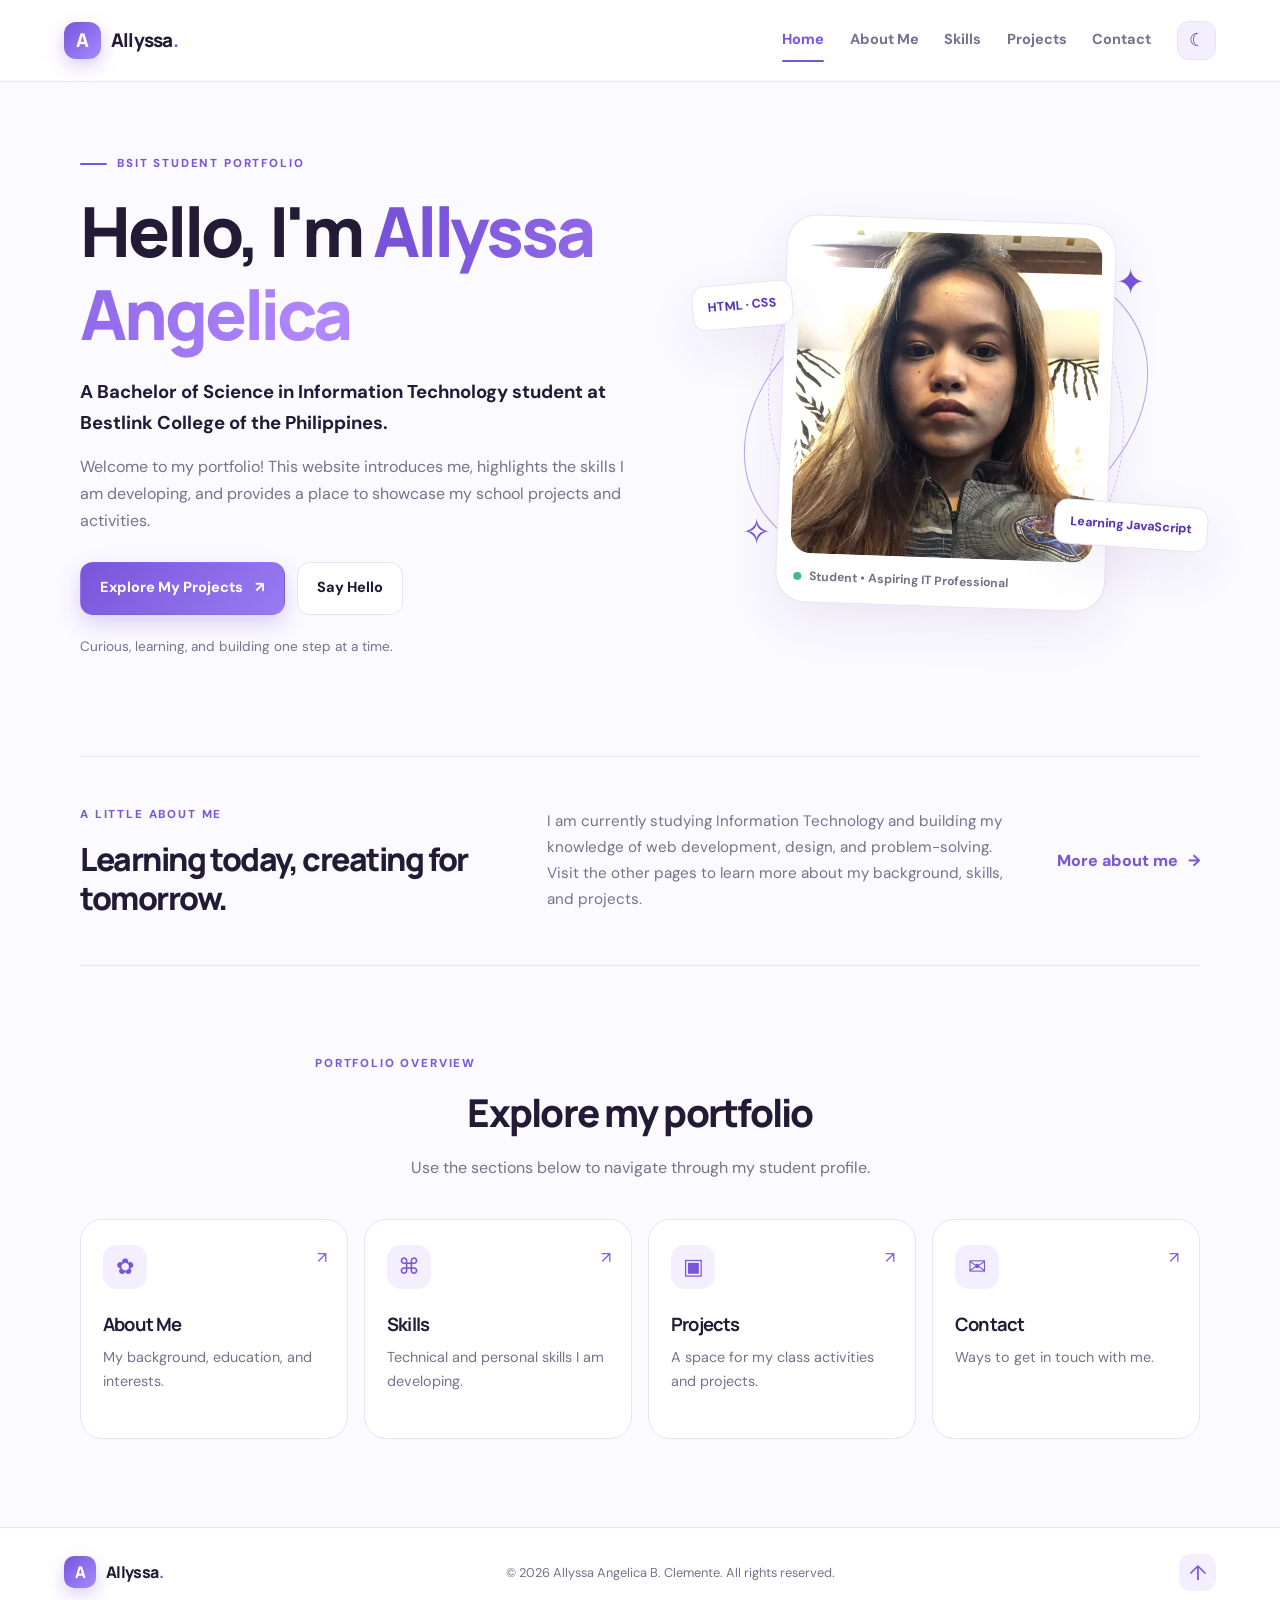
<file: index.html>
<!DOCTYPE html>
<html lang="en">
<head>
  <meta charset="UTF-8">
  <meta name="viewport" content="width=device-width, initial-scale=1.0">
  <meta name="description" content="Allyssa Angelica B. Clemente's student portfolio.">
  <title>Allyssa Clemente | Home</title>
  <link rel="stylesheet" href="style.css">
  <script src="script.js" defer></script>
</head>
<body>
  <header class="site-header">
    <a class="brand" href="index.html"><span class="brand-mark">A</span><span>Allyssa<span class="brand-dot">.</span></span></a>
    <button class="menu-toggle" type="button" aria-label="Toggle navigation" aria-expanded="false">☰</button>
    <nav class="main-nav" aria-label="Main navigation">
      <a class="active" href="index.html">Home</a><a href="about.html">About Me</a><a href="skills.html">Skills</a><a href="projects.html">Projects</a><a href="contact.html">Contact</a>
      <button class="theme-toggle" type="button" aria-label="Toggle dark mode" title="Toggle dark mode">☾</button>
    </nav>
  </header>
  <main>
    <section class="hero section-wrap">
      <div class="hero-copy">
        <p class="eyebrow"><span class="eyebrow-line"></span> BSIT STUDENT PORTFOLIO</p>
        <h1>Hello, I'm <span class="gradient-text">Allyssa Angelica</span></h1>
        <p class="hero-subtitle">A Bachelor of Science in Information Technology student at Bestlink College of the Philippines.</p>
        <p class="hero-description">Welcome to my portfolio! This website introduces me, highlights the skills I am developing, and provides a place to showcase my school projects and activities.</p>
        <div class="hero-actions">
          <a class="button button-primary" href="projects.html">Explore My Projects <span aria-hidden="true">↗</span></a>
          <button class="button button-secondary" id="welcome-button" type="button">Say Hello</button>
        </div>
        <p class="hero-note" id="welcome-message" aria-live="polite">Curious, learning, and building one step at a time.</p>
      </div>
      <div class="hero-art">
        <div class="orbit orbit-one"></div><div class="orbit orbit-two"></div>
        <div class="profile-frame">
          <img src="profile.jpg" alt="Replace this placeholder with your profile photo">
          <div class="profile-caption"><span class="status-dot"></span> Student • Aspiring IT Professional</div>
        </div>
        <span class="floating-tag tag-one">HTML · CSS</span><span class="floating-tag tag-two">Learning JavaScript</span>
        <span class="sparkle sparkle-one">✦</span><span class="sparkle sparkle-two">✧</span>
      </div>
    </section>
    <section class="quick-intro section-wrap">
      <div><p class="eyebrow">A LITTLE ABOUT ME</p><h2>Learning today, creating for tomorrow.</h2></div>
      <p>I am currently studying Information Technology and building my knowledge of web development, design, and problem-solving. Visit the other pages to learn more about my background, skills, and projects.</p>
      <a class="text-link" href="about.html">More about me <span>→</span></a>
    </section>
    <section class="feature-section section-wrap">
      <div class="section-heading"><p class="eyebrow">PORTFOLIO OVERVIEW</p><h2>Explore my portfolio</h2><p>Use the sections below to navigate through my student profile.</p></div>
      <div class="feature-grid">
        <a class="feature-card" href="about.html"><span class="feature-icon">✿</span><h3>About Me</h3><p>My background, education, and interests.</p><span class="card-arrow">↗</span></a>
        <a class="feature-card" href="skills.html"><span class="feature-icon">⌘</span><h3>Skills</h3><p>Technical and personal skills I am developing.</p><span class="card-arrow">↗</span></a>
        <a class="feature-card" href="projects.html"><span class="feature-icon">▣</span><h3>Projects</h3><p>A space for my class activities and projects.</p><span class="card-arrow">↗</span></a>
        <a class="feature-card" href="contact.html"><span class="feature-icon">✉</span><h3>Contact</h3><p>Ways to get in touch with me.</p><span class="card-arrow">↗</span></a>
      </div>
    </section>
  </main>
  <footer class="site-footer"><a class="brand footer-brand" href="index.html"><span class="brand-mark">A</span><span>Allyssa<span class="brand-dot">.</span></span></a><p>© <span class="current-year"></span> Allyssa Angelica B. Clemente. All rights reserved.</p><a href="#" class="back-top" aria-label="Back to top">↑</a></footer>
</body>
</html>
</file>
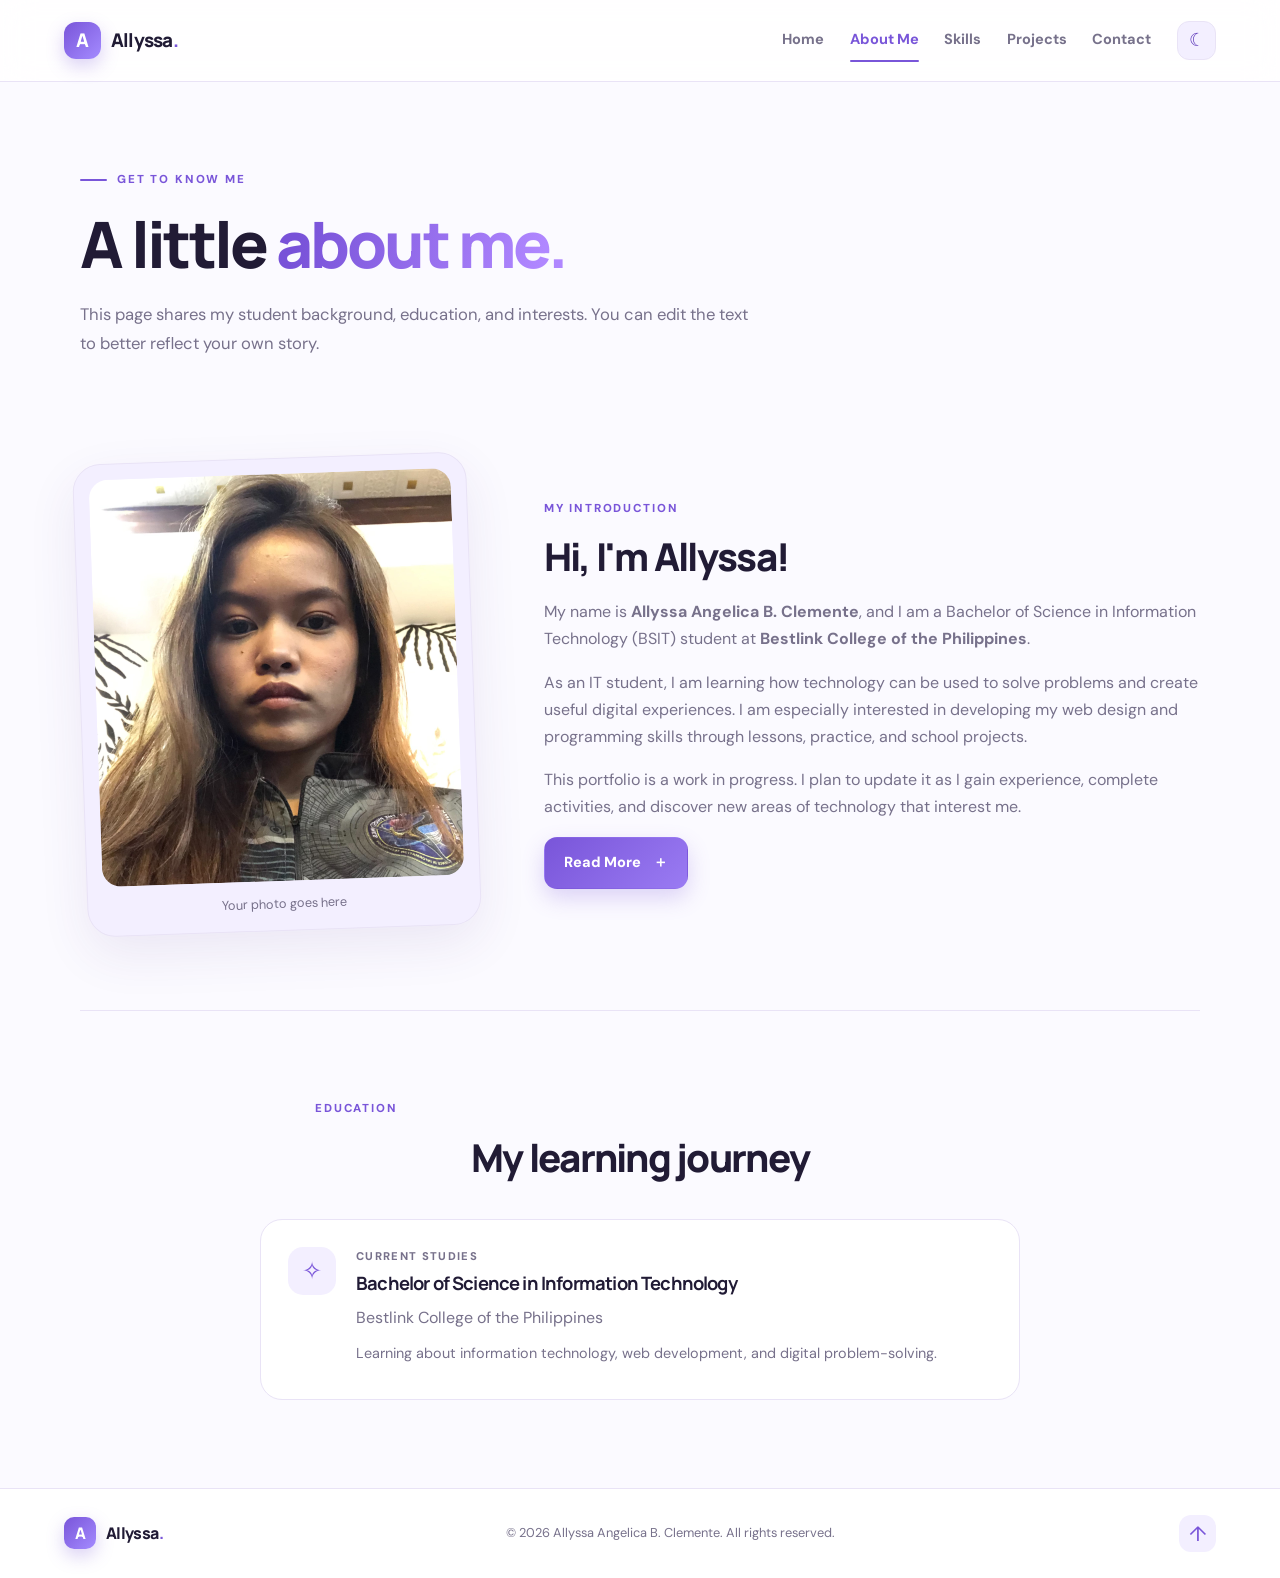
<file: about.html>
<!DOCTYPE html>
<html lang="en">
<head><meta charset="UTF-8"><meta name="viewport" content="width=device-width, initial-scale=1.0"><meta name="description" content="About Allyssa Angelica B. Clemente."><title>About Me | Allyssa Clemente</title><link rel="stylesheet" href="style.css"><script src="script.js" defer></script></head>
<body>
<header class="site-header"><a class="brand" href="index.html"><span class="brand-mark">A</span><span>Allyssa<span class="brand-dot">.</span></span></a><button class="menu-toggle" type="button" aria-label="Toggle navigation" aria-expanded="false">☰</button><nav class="main-nav" aria-label="Main navigation"><a href="index.html">Home</a><a class="active" href="about.html">About Me</a><a href="skills.html">Skills</a><a href="projects.html">Projects</a><a href="contact.html">Contact</a><button class="theme-toggle" type="button" aria-label="Toggle dark mode" title="Toggle dark mode">☾</button></nav></header>
<main>
<section class="page-hero section-wrap"><p class="eyebrow"><span class="eyebrow-line"></span> GET TO KNOW ME</p><h1>A little <span class="gradient-text">about me.</span></h1><p>This page shares my student background, education, and interests. You can edit the text to better reflect your own story.</p></section>
<section class="about-layout section-wrap">
  <div class="about-photo"><img src="profile.jpg" alt="Profile photo placeholder"><span class="photo-label">Your photo goes here</span></div>
  <div class="about-content"><p class="eyebrow">MY INTRODUCTION</p><h2>Hi, I'm Allyssa!</h2><p>My name is <strong>Allyssa Angelica B. Clemente</strong>, and I am a Bachelor of Science in Information Technology (BSIT) student at <strong>Bestlink College of the Philippines</strong>.</p><p>As an IT student, I am learning how technology can be used to solve problems and create useful digital experiences. I am especially interested in developing my web design and programming skills through lessons, practice, and school projects.</p><p>This portfolio is a work in progress. I plan to update it as I gain experience, complete activities, and discover new areas of technology that interest me.</p><button class="button button-primary" id="read-more-button" type="button" aria-expanded="false" aria-controls="extra-about">Read More <span aria-hidden="true">＋</span></button><div class="extra-content" id="extra-about" hidden><p><strong>My goal:</strong> continue improving my technical knowledge, become more confident in creating websites, and apply what I learn to practical projects.</p><p><strong>My interests:</strong> technology, web design, learning new digital tools, and creative problem-solving. Edit this list to match your personal interests.</p></div></div>
</section>
<section class="education-section section-wrap"><div class="section-heading"><p class="eyebrow">EDUCATION</p><h2>My learning journey</h2></div><article class="timeline-card"><span class="timeline-icon">✧</span><div><p class="timeline-date">CURRENT STUDIES</p><h3>Bachelor of Science in Information Technology</h3><p>Bestlink College of the Philippines</p><p class="muted">Learning about information technology, web development, and digital problem-solving.</p></div></article></section>
</main>
<footer class="site-footer"><a class="brand footer-brand" href="index.html"><span class="brand-mark">A</span><span>Allyssa<span class="brand-dot">.</span></span></a><p>© <span class="current-year"></span> Allyssa Angelica B. Clemente. All rights reserved.</p><a href="#" class="back-top" aria-label="Back to top">↑</a></footer>
</body></html>
</file>
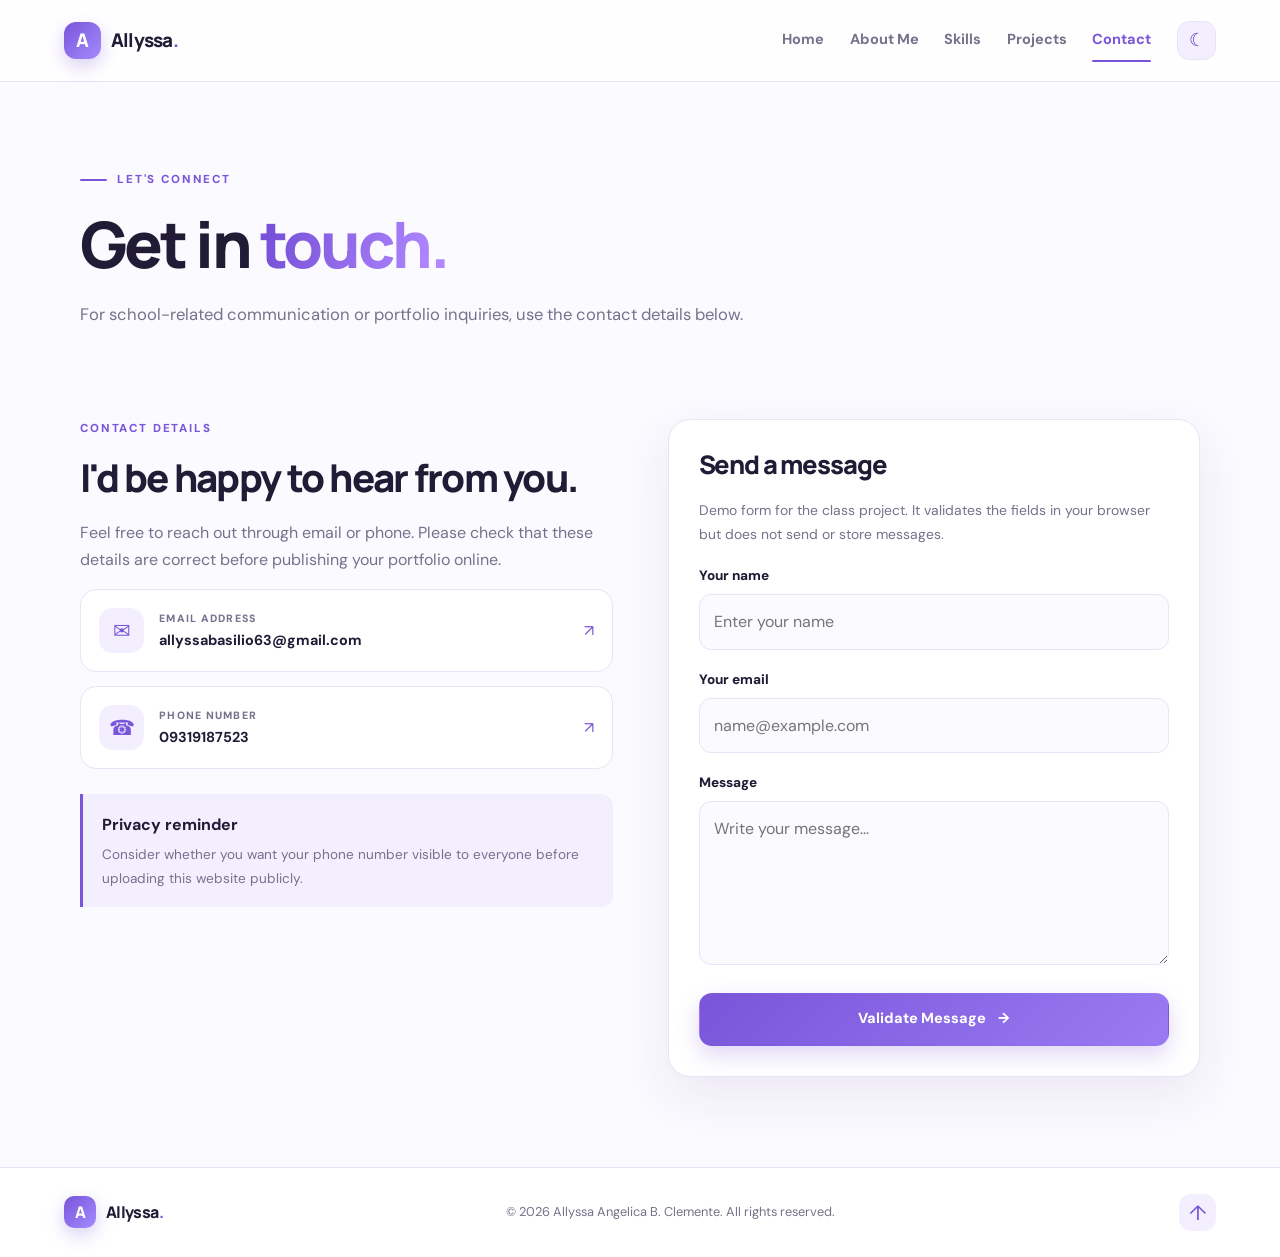
<file: contact.html>
<!DOCTYPE html>
<html lang="en">
<head><meta charset="UTF-8"><meta name="viewport" content="width=device-width, initial-scale=1.0"><meta name="description" content="Contact information for Allyssa Clemente."><title>Contact | Allyssa Clemente</title><link rel="stylesheet" href="style.css"><script src="script.js" defer></script></head>
<body>
<header class="site-header"><a class="brand" href="index.html"><span class="brand-mark">A</span><span>Allyssa<span class="brand-dot">.</span></span></a><button class="menu-toggle" type="button" aria-label="Toggle navigation" aria-expanded="false">☰</button><nav class="main-nav" aria-label="Main navigation"><a href="index.html">Home</a><a href="about.html">About Me</a><a href="skills.html">Skills</a><a href="projects.html">Projects</a><a class="active" href="contact.html">Contact</a><button class="theme-toggle" type="button" aria-label="Toggle dark mode" title="Toggle dark mode">☾</button></nav></header>
<main>
<section class="page-hero section-wrap"><p class="eyebrow"><span class="eyebrow-line"></span> LET'S CONNECT</p><h1>Get in <span class="gradient-text">touch.</span></h1><p>For school-related communication or portfolio inquiries, use the contact details below.</p></section>
<section class="section-wrap contact-layout">
<div class="contact-copy"><p class="eyebrow">CONTACT DETAILS</p><h2>I'd be happy to hear from you.</h2><p>Feel free to reach out through email or phone. Please check that these details are correct before publishing your portfolio online.</p>
<a class="contact-method" href="mailto:allyssabasilio63@gmail.com"><span class="contact-icon">✉</span><span><small>EMAIL ADDRESS</small><strong>allyssabasilio63@gmail.com</strong></span><span class="contact-arrow">↗</span></a>
<a class="contact-method" href="tel:09319187523"><span class="contact-icon">☎</span><span><small>PHONE NUMBER</small><strong>09319187523</strong></span><span class="contact-arrow">↗</span></a>
<div class="contact-tip"><strong>Privacy reminder</strong><p>Consider whether you want your phone number visible to everyone before uploading this website publicly.</p></div>
</div>
<form class="contact-form" id="contact-form"><h2>Send a message</h2><p class="muted">Demo form for the class project. It validates the fields in your browser but does not send or store messages.</p>
<label for="sender-name">Your name</label><input id="sender-name" name="sender-name" type="text" placeholder="Enter your name" required>
<label for="sender-email">Your email</label><input id="sender-email" name="sender-email" type="email" placeholder="name@example.com" required>
<label for="sender-message">Message</label><textarea id="sender-message" name="sender-message" rows="5" placeholder="Write your message..." required></textarea>
<button class="button button-primary form-submit" type="submit">Validate Message <span aria-hidden="true">→</span></button><p id="form-status" class="form-status" role="status" aria-live="polite"></p>
</form>
</section>
</main>
<footer class="site-footer"><a class="brand footer-brand" href="index.html"><span class="brand-mark">A</span><span>Allyssa<span class="brand-dot">.</span></span></a><p>© <span class="current-year"></span> Allyssa Angelica B. Clemente. All rights reserved.</p><a href="#" class="back-top" aria-label="Back to top">↑</a></footer>
</body></html>
</file>
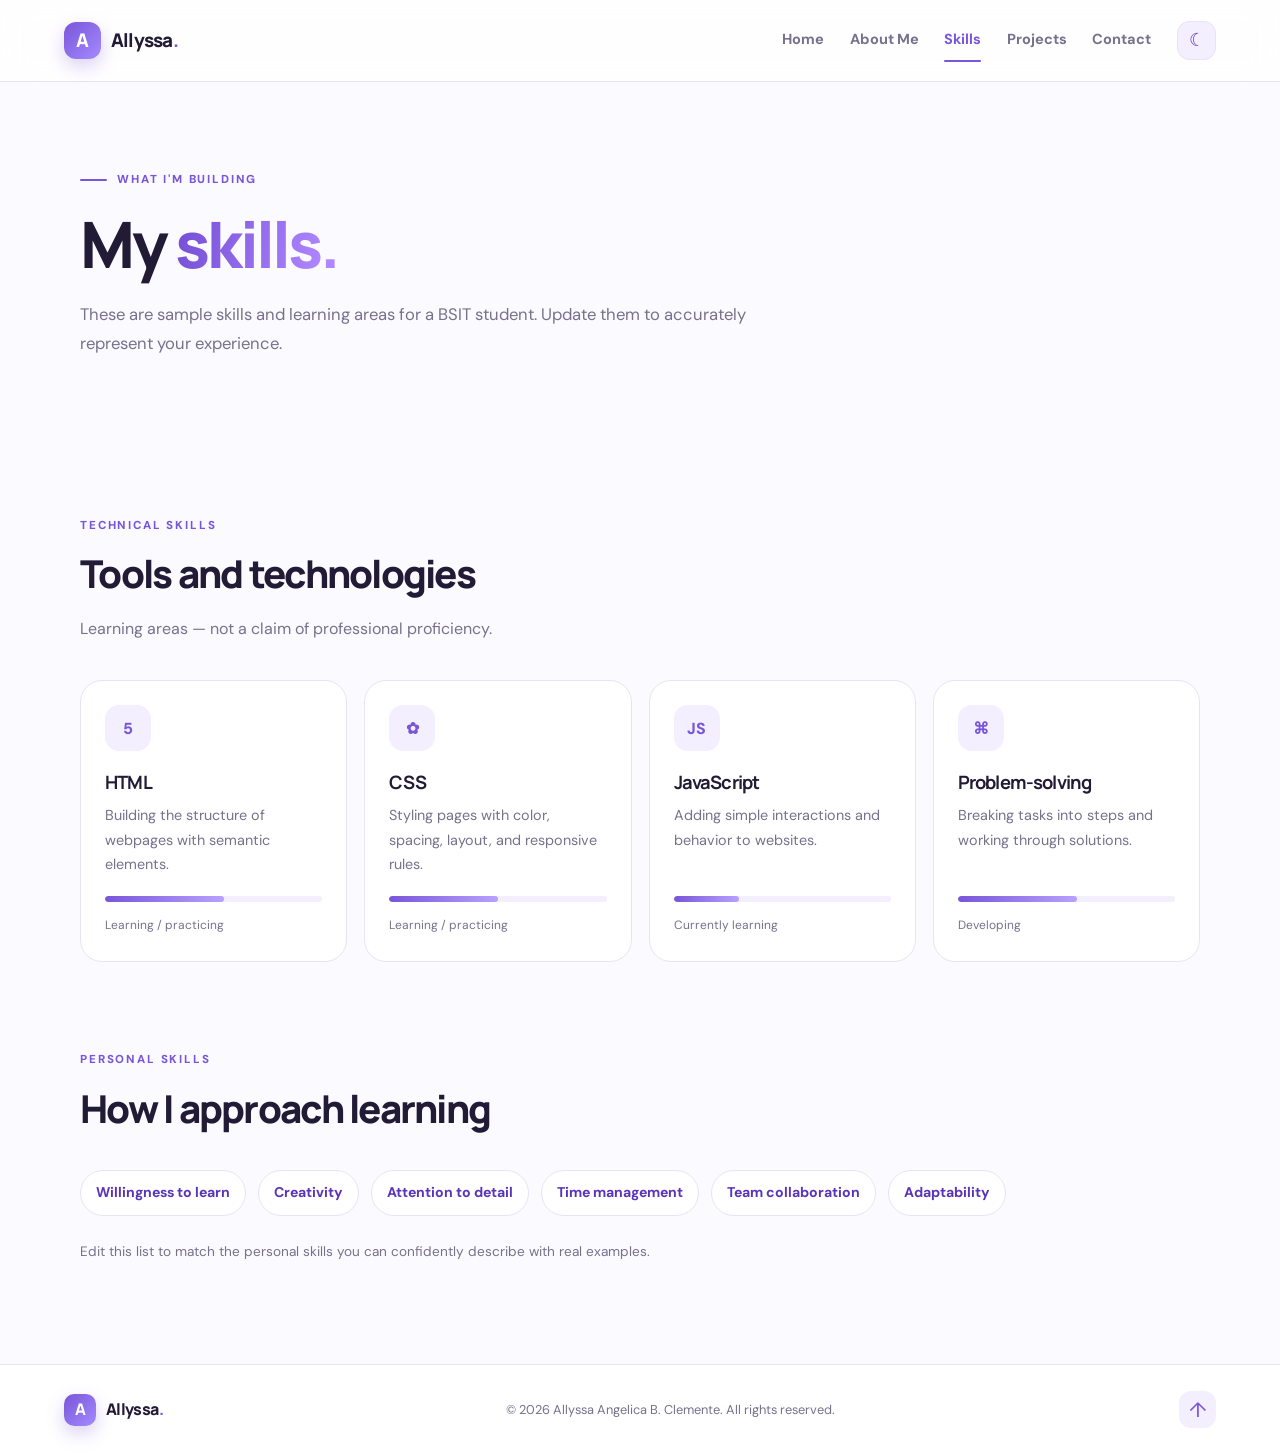
<file: skills.html>
<!DOCTYPE html>
<html lang="en">
<head><meta charset="UTF-8"><meta name="viewport" content="width=device-width, initial-scale=1.0"><meta name="description" content="Skills and learning goals of Allyssa Clemente."><title>Skills | Allyssa Clemente</title><link rel="stylesheet" href="style.css"><script src="script.js" defer></script></head>
<body>
<header class="site-header"><a class="brand" href="index.html"><span class="brand-mark">A</span><span>Allyssa<span class="brand-dot">.</span></span></a><button class="menu-toggle" type="button" aria-label="Toggle navigation" aria-expanded="false">☰</button><nav class="main-nav" aria-label="Main navigation"><a href="index.html">Home</a><a href="about.html">About Me</a><a class="active" href="skills.html">Skills</a><a href="projects.html">Projects</a><a href="contact.html">Contact</a><button class="theme-toggle" type="button" aria-label="Toggle dark mode" title="Toggle dark mode">☾</button></nav></header>
<main>
<section class="page-hero section-wrap"><p class="eyebrow"><span class="eyebrow-line"></span> WHAT I'M BUILDING</p><h1>My <span class="gradient-text">skills.</span></h1><p>These are sample skills and learning areas for a BSIT student. Update them to accurately represent your experience.</p></section>
<section class="section-wrap skills-section"><div class="section-heading align-left"><p class="eyebrow">TECHNICAL SKILLS</p><h2>Tools and technologies</h2><p class="muted">Learning areas — not a claim of professional proficiency.</p></div><div class="skills-grid">
<article class="skill-card"><span class="skill-icon html-icon">5</span><h3>HTML</h3><p>Building the structure of webpages with semantic elements.</p><div class="skill-level"><span class="level-55"></span></div><small>Learning / practicing</small></article>
<article class="skill-card"><span class="skill-icon css-icon">✿</span><h3>CSS</h3><p>Styling pages with color, spacing, layout, and responsive rules.</p><div class="skill-level"><span class="level-50"></span></div><small>Learning / practicing</small></article>
<article class="skill-card"><span class="skill-icon js-icon">JS</span><h3>JavaScript</h3><p>Adding simple interactions and behavior to websites.</p><div class="skill-level"><span class="level-30"></span></div><small>Currently learning</small></article>
<article class="skill-card"><span class="skill-icon problem-icon">⌘</span><h3>Problem-solving</h3><p>Breaking tasks into steps and working through solutions.</p><div class="skill-level"><span class="level-55"></span></div><small>Developing</small></article>
</div></section>
<section class="soft-skills section-wrap"><div class="section-heading align-left"><p class="eyebrow">PERSONAL SKILLS</p><h2>How I approach learning</h2></div><div class="tag-list"><span>Willingness to learn</span><span>Creativity</span><span>Attention to detail</span><span>Time management</span><span>Team collaboration</span><span>Adaptability</span></div><p class="small-note">Edit this list to match the personal skills you can confidently describe with real examples.</p></section>
</main>
<footer class="site-footer"><a class="brand footer-brand" href="index.html"><span class="brand-mark">A</span><span>Allyssa<span class="brand-dot">.</span></span></a><p>© <span class="current-year"></span> Allyssa Angelica B. Clemente. All rights reserved.</p><a href="#" class="back-top" aria-label="Back to top">↑</a></footer>
</body></html>
</file>
<file: style.css>
@import url('https://fonts.googleapis.com/css2?family=DM+Sans:wght@400;500;600;700&family=Manrope:wght@400;500;600;700;800&display=swap');

:root {
  --bg: #fbfaff;
  --surface: #ffffff;
  --surface-soft: #f3efff;
  --text: #211b35;
  --muted: #77718b;
  --primary: #7955d9;
  --primary-dark: #5934b8;
  --primary-light: #b7a1ff;
  --border: #e9e3f6;
  --shadow: 0 18px 50px rgba(74, 49, 133, .09);
  --radius: 22px;
}
* { box-sizing: border-box; }
html { scroll-behavior: smooth; }
body { margin: 0; font-family: 'DM Sans', sans-serif; color: var(--text); background: var(--bg); line-height: 1.7; transition: background .25s ease, color .25s ease; }
img { max-width: 100%; display: block; }
a { color: inherit; text-decoration: none; }
button, input, textarea { font: inherit; }
button, a { -webkit-tap-highlight-color: transparent; }
button { cursor: pointer; }
.site-header { min-height: 82px; padding: 16px max(5vw, 22px); display: flex; align-items: center; justify-content: space-between; gap: 28px; background: rgba(255,255,255,.82); border-bottom: 1px solid var(--border); position: sticky; top: 0; z-index: 20; backdrop-filter: blur(16px); }
.brand { display: inline-flex; align-items: center; gap: 10px; font-family: 'Manrope', sans-serif; font-size: 1.18rem; font-weight: 800; letter-spacing: -.04em; white-space: nowrap; }
.brand-mark { width: 37px; height: 37px; display: grid; place-items: center; border-radius: 12px; color: white; background: linear-gradient(135deg, var(--primary), #a48bff); box-shadow: 0 7px 18px rgba(121,85,217,.28); }
.brand-dot { color: var(--primary); }
.main-nav { display: flex; align-items: center; gap: clamp(12px, 2vw, 28px); }
.main-nav > a { font-size: .91rem; color: var(--muted); font-weight: 700; position: relative; transition: color .2s ease; }
.main-nav > a:hover, .main-nav > a.active { color: var(--primary); }
.main-nav > a.active::after { content: ''; position: absolute; left: 0; right: 0; bottom: -9px; height: 2px; background: var(--primary); border-radius: 2px; }
.theme-toggle, .menu-toggle { border: 1px solid var(--border); background: var(--surface-soft); color: var(--primary-dark); width: 39px; height: 39px; border-radius: 12px; font-size: 1.15rem; transition: transform .2s ease, background .2s ease; }
.theme-toggle:hover, .menu-toggle:hover { transform: translateY(-2px); }
.menu-toggle { display: none; }
.section-wrap { width: min(1120px, 90%); margin-inline: auto; }
.hero { min-height: 620px; padding-block: 72px 84px; display: grid; grid-template-columns: 1.05fr .95fr; align-items: center; gap: 50px; }
.eyebrow { display: flex; align-items: center; gap: 10px; color: var(--primary); font-size: .72rem; font-weight: 800; letter-spacing: .16em; margin: 0 0 16px; }
.eyebrow-line { display: inline-block; width: 27px; height: 2px; background: var(--primary); border-radius: 4px; }
h1, h2, h3, p { margin-top: 0; }
h1, h2, h3 { font-family: 'Manrope', sans-serif; letter-spacing: -.045em; line-height: 1.2; }
h1 { font-size: clamp(2.65rem, 5.4vw, 4.7rem); margin-bottom: 22px; font-weight: 800; }
h2 { font-size: clamp(1.7rem, 3vw, 2.5rem); margin-bottom: 18px; font-weight: 800; }
h3 { font-size: 1.15rem; margin-bottom: 10px; }
.gradient-text { color: var(--primary); background: linear-gradient(105deg, #7852d8 10%, #b087ff 90%); -webkit-background-clip: text; background-clip: text; -webkit-text-fill-color: transparent; }
.hero-subtitle { font-size: 1.16rem; line-height: 1.65; font-weight: 700; max-width: 550px; margin-bottom: 14px; }
.hero-description, .page-hero > p:last-child { color: var(--muted); max-width: 580px; }
.hero-actions { display: flex; flex-wrap: wrap; gap: 12px; margin-top: 28px; }
.button { display: inline-flex; align-items: center; justify-content: center; gap: 12px; border: 1px solid transparent; border-radius: 13px; padding: 13px 19px; font-weight: 800; font-size: .91rem; transition: transform .2s ease, box-shadow .2s ease, background .2s ease; }
.button:hover { transform: translateY(-3px); }
.button-primary { background: linear-gradient(135deg, var(--primary), #9a7bf3); color: #fff; box-shadow: 0 9px 22px rgba(121,85,217,.24); }
.button-primary:hover { box-shadow: 0 14px 27px rgba(121,85,217,.33); }
.button-secondary { background: var(--surface); color: var(--text); border-color: var(--border); }
.button-success { background: #2e8d68; color: white; }
.hero-note { margin-top: 20px; color: var(--muted); font-size: .85rem; }
.hero-art { min-height: 420px; display: grid; place-items: center; position: relative; }
.profile-frame { width: min(330px, 78%); padding: 13px; background: var(--surface); border: 1px solid var(--border); border-radius: 30px; transform: rotate(2deg); box-shadow: var(--shadow); z-index: 2; }
.profile-frame img { width: 100%; aspect-ratio: 4/4.3; object-fit: cover; border-radius: 21px; background: var(--surface-soft); }
.profile-caption { display: flex; align-items: center; gap: 8px; padding: 13px 4px 2px; font-size: .76rem; color: var(--muted); font-weight: 700; }
.status-dot { width: 8px; height: 8px; border-radius: 50%; background: #42bb8b; }
.orbit { position: absolute; border: 1px solid var(--primary-light); border-radius: 50%; transform: rotate(-22deg); }
.orbit-one { width: 420px; height: 290px; }
.orbit-two { width: 350px; height: 390px; border-style: dashed; opacity: .6; }
.floating-tag { position: absolute; z-index: 3; padding: 11px 15px; background: var(--surface); border: 1px solid var(--border); border-radius: 13px; box-shadow: var(--shadow); color: var(--primary-dark); font-size: .78rem; font-weight: 800; }
.tag-one { top: 80px; left: 0; transform: rotate(-5deg); }
.tag-two { right: -8px; bottom: 75px; transform: rotate(4deg); }
.sparkle { position: absolute; color: var(--primary); font-size: 2.2rem; }
.sparkle-one { top: 50px; right: 55px; }.sparkle-two { bottom: 60px; left: 50px; }
.quick-intro { display: grid; grid-template-columns: 1fr 1.1fr auto; align-items: center; gap: 35px; padding-block: 48px; border-top: 1px solid var(--border); border-bottom: 1px solid var(--border); }
.quick-intro h2 { font-size: clamp(1.5rem, 2.6vw, 2rem); margin-bottom: 0; }
.quick-intro > p { color: var(--muted); margin-bottom: 0; font-size: .95rem; }
.text-link { color: var(--primary); font-weight: 800; white-space: nowrap; }
.text-link span { margin-left: 6px; transition: margin .2s ease; }.text-link:hover span { margin-left: 12px; }
.feature-section, .skills-section, .projects-section, .soft-skills, .education-section { padding-block: 88px; }
.section-heading { text-align: center; max-width: 650px; margin: 0 auto 38px; }
.section-heading p:last-child { color: var(--muted); }
.feature-grid { display: grid; grid-template-columns: repeat(4, 1fr); gap: 16px; }
.feature-card { background: var(--surface); border: 1px solid var(--border); border-radius: var(--radius); padding: 25px 22px; position: relative; min-height: 220px; transition: transform .25s ease, box-shadow .25s ease, border-color .25s ease; }
.feature-card:hover, .skill-card:hover, .project-card:hover { transform: translateY(-6px); box-shadow: var(--shadow); border-color: var(--primary-light); }
.feature-icon { width: 44px; height: 44px; display: grid; place-items: center; border-radius: 14px; background: var(--surface-soft); color: var(--primary); font-size: 1.4rem; margin-bottom: 24px; }
.feature-card p { color: var(--muted); font-size: .9rem; margin-bottom: 0; }.card-arrow { position: absolute; right: 20px; top: 24px; color: var(--primary); }
.page-hero { padding-block: 88px 54px; }
.page-hero h1 { font-size: clamp(2.8rem, 5vw, 4.3rem); margin-bottom: 18px; }
.page-hero > p:last-child { max-width: 680px; font-size: 1.04rem; }
.about-layout { display: grid; grid-template-columns: .75fr 1.25fr; gap: 70px; align-items: center; padding-block: 30px 80px; }
.about-photo { position: relative; background: var(--surface-soft); border: 1px solid var(--border); border-radius: 28px; padding: 15px; transform: rotate(-2deg); box-shadow: var(--shadow); }
.about-photo img { border-radius: 19px; width: 100%; aspect-ratio: 4/4.5; object-fit: cover; }
.photo-label { display: block; padding: 12px 5px 0; font-size: .8rem; color: var(--muted); text-align: center; }
.about-content > p:not(.eyebrow) { color: var(--muted); }
.extra-content { margin-top: 18px; padding: 18px; background: var(--surface-soft); border-radius: 15px; }
.extra-content p:last-child { margin-bottom: 0; }
[hidden] { display: none !important; }
.education-section { border-top: 1px solid var(--border); }
.timeline-card { display: flex; align-items: flex-start; gap: 20px; max-width: 760px; margin: auto; padding: 27px; background: var(--surface); border: 1px solid var(--border); border-radius: var(--radius); }
.timeline-icon { display: grid; place-items: center; width: 48px; height: 48px; flex-shrink: 0; background: var(--surface-soft); color: var(--primary); border-radius: 15px; font-size: 1.5rem; }
.timeline-date, .project-type { color: var(--primary); font-size: .7rem; letter-spacing: .12em; font-weight: 800; margin-bottom: 8px; }
.timeline-card p { color: var(--muted); margin-bottom: 6px; }.timeline-card .muted { font-size: .9rem; margin-top: 10px; }
.align-left { text-align: left; margin-left: 0; }
.skills-grid { display: grid; grid-template-columns: repeat(4, 1fr); gap: 17px; }
.skill-card { background: var(--surface); border: 1px solid var(--border); border-radius: var(--radius); padding: 24px; transition: transform .25s ease, box-shadow .25s ease; }
.skill-icon { width: 46px; height: 46px; display: grid; place-items: center; border-radius: 14px; margin-bottom: 20px; background: var(--surface-soft); color: var(--primary); font-weight: 800; }
.skill-card p { font-size: .9rem; color: var(--muted); min-height: 78px; }
.skill-level { height: 6px; border-radius: 10px; background: var(--surface-soft); overflow: hidden; margin-bottom: 8px; }.skill-level span { display: block; height: 100%; border-radius: inherit; background: linear-gradient(90deg, var(--primary), var(--primary-light)); }
.skill-card small { color: var(--muted); font-size: .75rem; }
.soft-skills { padding-top: 0; }.tag-list { display: flex; flex-wrap: wrap; gap: 12px; }.tag-list span { padding: 10px 15px; border: 1px solid var(--border); background: var(--surface); border-radius: 100px; color: var(--primary-dark); font-weight: 700; font-size: .88rem; }
.small-note { margin-top: 24px; color: var(--muted); font-size: .85rem; }
.project-notice { display: flex; gap: 16px; align-items: flex-start; background: var(--surface-soft); border: 1px solid var(--border); border-radius: 17px; padding: 20px; margin-bottom: 30px; }.notice-icon { color: var(--primary); font-size: 1.5rem; }.project-notice p { color: var(--muted); margin: 5px 0 0; font-size: .9rem; }
.projects-grid { display: grid; grid-template-columns: repeat(3, 1fr); gap: 22px; }
.project-card { overflow: hidden; border: 1px solid var(--border); border-radius: var(--radius); background: var(--surface); transition: transform .25s ease, box-shadow .25s ease; }
.project-card > img { width: 100%; aspect-ratio: 16/10; object-fit: cover; background: var(--surface-soft); }
.project-info { padding: 23px; }.project-info h2 { font-size: 1.25rem; margin-bottom: 12px; }.project-info p { color: var(--muted); font-size: .9rem; }
.project-footer { display: flex; align-items: center; justify-content: space-between; border-top: 1px solid var(--border); padding-top: 16px; margin-top: 19px; }
.status-label { color: var(--muted); font-size: .75rem; font-weight: 700; }.icon-button { border: 0; background: var(--surface-soft); color: var(--primary); width: 37px; height: 37px; border-radius: 12px; font-size: 1.2rem; transition: background .2s ease, transform .2s ease; }.icon-button:hover { background: var(--primary); color: #fff; transform: translateY(-2px); }
.contact-layout { display: grid; grid-template-columns: 1fr 1fr; gap: 55px; padding-block: 20px 90px; align-items: start; }
.contact-copy > p:not(.eyebrow) { color: var(--muted); }
.contact-method { display: flex; align-items: center; gap: 15px; padding: 18px; border: 1px solid var(--border); background: var(--surface); border-radius: 16px; margin-top: 14px; transition: transform .2s ease, border-color .2s ease; }.contact-method:hover { transform: translateX(4px); border-color: var(--primary-light); }
.contact-icon { display: grid; place-items: center; width: 45px; height: 45px; flex-shrink: 0; border-radius: 14px; background: var(--surface-soft); color: var(--primary); font-size: 1.3rem; }
.contact-method small { display: block; color: var(--muted); font-size: .66rem; letter-spacing: .12em; font-weight: 800; }.contact-method strong { display: block; font-size: .9rem; overflow-wrap: anywhere; }.contact-arrow { margin-left: auto; color: var(--primary); }
.contact-tip { margin-top: 25px; padding: 17px 19px; border-left: 3px solid var(--primary); background: var(--surface-soft); border-radius: 0 12px 12px 0; }.contact-tip p { color: var(--muted); font-size: .85rem; margin: 5px 0 0; }
.contact-form { background: var(--surface); border: 1px solid var(--border); border-radius: var(--radius); padding: 30px; box-shadow: var(--shadow); }.contact-form h2 { font-size: 1.6rem; }.contact-form > p { font-size: .87rem; }.muted { color: var(--muted); }
.contact-form label { display: block; font-size: .85rem; font-weight: 800; margin: 18px 0 7px; }.contact-form input, .contact-form textarea { width: 100%; border: 1px solid var(--border); background: var(--bg); color: var(--text); border-radius: 12px; padding: 13px 14px; outline: none; transition: border-color .2s ease, box-shadow .2s ease; }.contact-form input:focus, .contact-form textarea:focus { border-color: var(--primary); box-shadow: 0 0 0 3px rgba(121,85,217,.12); }.contact-form textarea { resize: vertical; }.form-submit { width: 100%; margin-top: 20px; }.form-status { margin: 13px 0 0; color: #21835e; font-weight: 700; font-size: .85rem; }.form-status:empty { display: none; }
.site-footer { display: flex; align-items: center; justify-content: space-between; gap: 22px; padding: 26px max(5vw, 22px); border-top: 1px solid var(--border); background: var(--surface); }.site-footer p { color: var(--muted); font-size: .8rem; margin: 0; text-align: center; }.footer-brand { font-size: 1rem; }.footer-brand .brand-mark { width: 32px; height: 32px; border-radius: 10px; }.back-top { display: grid; place-items: center; width: 37px; height: 37px; background: var(--surface-soft); color: var(--primary); border-radius: 12px; font-size: 1.3rem; }
body.dark-mode { --bg: #151121; --surface: #201a30; --surface-soft: #2a2140; --text: #f4f0ff; --muted: #b2a9c8; --border: #39304e; --shadow: 0 18px 50px rgba(0,0,0,.22); }
body.dark-mode .site-header { background: rgba(32,26,48,.88); }
body.dark-mode .button-secondary { background: var(--surface); color: var(--text); }
body.dark-mode .contact-form input, body.dark-mode .contact-form textarea { background: #191426; }
@media (max-width: 950px) {
  .main-nav { gap: 15px; }.main-nav > a { font-size: .82rem; }
  .hero { gap: 25px; }.orbit-one { width: 340px; }.orbit-two { width: 300px; }
  .feature-grid, .skills-grid { grid-template-columns: repeat(2, 1fr); }
  .quick-intro { grid-template-columns: 1fr 1fr; }.quick-intro .text-link { grid-column: 2; }
  .projects-grid { grid-template-columns: repeat(2, 1fr); }
}
@media (max-width: 700px) {
  .site-header { min-height: 70px; padding: 12px 5%; }.menu-toggle { display: block; margin-left: auto; }
  .main-nav { display: none; position: absolute; top: calc(100% + 1px); left: 0; right: 0; padding: 18px 5% 22px; background: var(--surface); border-bottom: 1px solid var(--border); box-shadow: var(--shadow); align-items: stretch; flex-direction: column; gap: 0; }
  .main-nav.nav-open { display: flex; }.main-nav > a { padding: 12px 0; font-size: .95rem; }.main-nav > a.active::after { display: none; }.theme-toggle { margin-top: 10px; }
  .hero { grid-template-columns: 1fr; padding-block: 55px 65px; gap: 25px; }.hero-copy { order: 1; }.hero-art { order: 0; min-height: 320px; }.profile-frame { width: 230px; }.profile-frame img { aspect-ratio: 1/1; }.orbit-one { width: 310px; height: 220px; }.orbit-two { width: 260px; height: 290px; }.tag-one { left: 2%; top: 35px; }.tag-two { right: 0; bottom: 35px; }.sparkle-one { top: 20px; right: 10%; }
  h1 { font-size: clamp(2.5rem, 12vw, 3.7rem); }.quick-intro { grid-template-columns: 1fr; gap: 15px; padding-block: 38px; }.quick-intro .text-link { grid-column: auto; }
  .feature-section, .skills-section, .projects-section, .soft-skills, .education-section { padding-block: 58px; }.feature-grid { gap: 12px; }.feature-card { padding: 20px 17px; min-height: 205px; }
  .page-hero { padding-block: 60px 30px; }.about-layout, .contact-layout { grid-template-columns: 1fr; gap: 35px; padding-block: 20px 60px; }.about-photo { max-width: 330px; margin-inline: auto; }.about-photo img { aspect-ratio: 1/1; }.skills-grid { gap: 12px; }.skill-card { padding: 18px; }.skill-card p { min-height: 105px; }.projects-grid { grid-template-columns: 1fr; }.project-card { max-width: 500px; margin-inline: auto; }.contact-form { padding: 22px; }
  .site-footer { flex-wrap: wrap; justify-content: center; }.site-footer p { order: 3; width: 100%; }.back-top { margin-left: auto; }
}
@media (max-width: 390px) { .feature-grid, .skills-grid { grid-template-columns: 1fr; }.feature-card { min-height: auto; }.skill-card p { min-height: 0; }.hero-actions .button { width: 100%; } }
@media (prefers-reduced-motion: reduce) { *, *::before, *::after { scroll-behavior: auto !important; transition-duration: .01ms !important; animation-duration: .01ms !important; } }

/* Skill bar widths (moved out of inline styles in skills.html) */
.skill-level .level-30 { width: 30%; }
.skill-level .level-50 { width: 50%; }
.skill-level .level-55 { width: 55%; }
</file>
